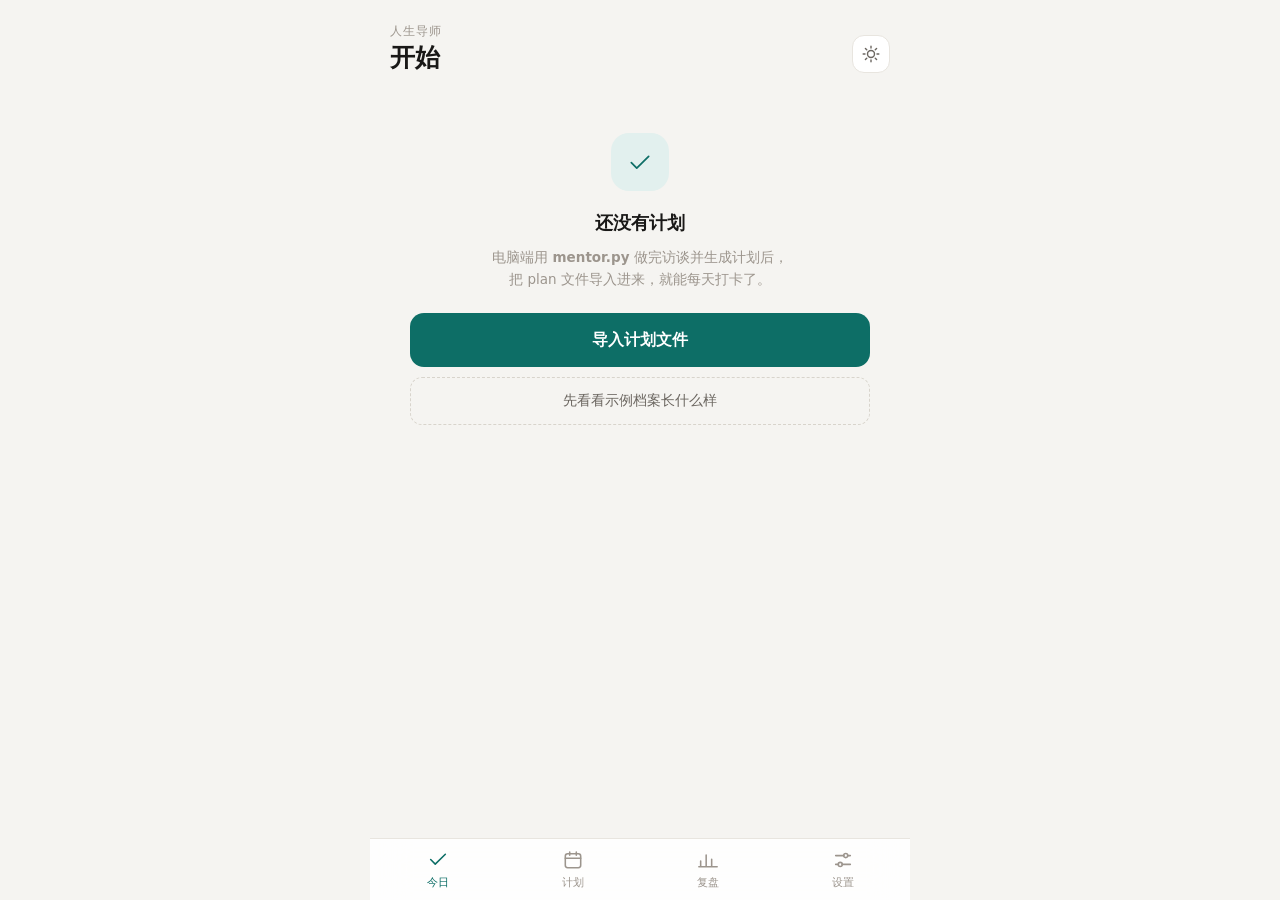
<file: app/index.html>
<!DOCTYPE html>
<html lang="zh-CN">
<head>
<meta charset="utf-8">
<meta name="viewport" content="width=device-width, initial-scale=1, viewport-fit=cover">
<meta name="theme-color" content="#F5F4F1" media="(prefers-color-scheme: light)">
<meta name="theme-color" content="#121110" media="(prefers-color-scheme: dark)">
<meta name="apple-mobile-web-app-capable" content="yes">
<meta name="apple-mobile-web-app-status-bar-style" content="default">
<meta name="apple-mobile-web-app-title" content="导师">
<meta name="description" content="人生导师模拟器的每日打卡端：计划、打卡、复盘，数据只存在你自己的设备上。">
<title>人生导师 · 每日打卡</title>
<link rel="manifest" href="./manifest.webmanifest">
<link rel="apple-touch-icon" href="./icons/icon-192.png">
<link rel="icon" href="./icons/icon-192.png">
<link rel="stylesheet" href="./css/style.css">
</head>
<body>

<div class="shell">
  <header class="topbar">
    <div class="topbar-text">
      <p class="eyebrow" id="topEyebrow">人生导师</p>
      <h1 class="topbar-title" id="topTitle">今天</h1>
    </div>
    <button class="ghost-btn" id="btnTheme" type="button" aria-label="切换主题">
      <svg viewBox="0 0 24 24" width="20" height="20" fill="none" stroke="currentColor" stroke-width="1.7" stroke-linecap="round">
        <circle cx="12" cy="12" r="4.2"></circle>
        <path d="M12 2.6v2.2M12 19.2v2.2M2.6 12h2.2M19.2 12h2.2M5.3 5.3l1.6 1.6M17.1 17.1l1.6 1.6M18.7 5.3l-1.6 1.6M6.9 17.1l-1.6 1.6"></path>
      </svg>
    </button>
  </header>

  <main id="main">
    <section class="view" id="view-today" data-view="today"></section>
    <section class="view" id="view-plan" data-view="plan" hidden></section>
    <section class="view" id="view-review" data-view="review" hidden></section>
    <section class="view" id="view-settings" data-view="settings" hidden></section>
  </main>

  <nav class="tabbar" id="tabbar">
    <button class="tab is-active" type="button" data-tab="today">
      <svg viewBox="0 0 24 24" width="22" height="22" fill="none" stroke="currentColor" stroke-width="1.7" stroke-linecap="round" stroke-linejoin="round">
        <path d="M4 12.6l5 5L20 6.8"></path>
      </svg>
      <span>今日</span>
    </button>
    <button class="tab" type="button" data-tab="plan">
      <svg viewBox="0 0 24 24" width="22" height="22" fill="none" stroke="currentColor" stroke-width="1.7" stroke-linecap="round" stroke-linejoin="round">
        <rect x="3.6" y="5.2" width="16.8" height="15.2" rx="2.6"></rect>
        <path d="M3.6 10h16.8M8.4 3.4v3.4M15.6 3.4v3.4"></path>
      </svg>
      <span>计划</span>
    </button>
    <button class="tab" type="button" data-tab="review">
      <svg viewBox="0 0 24 24" width="22" height="22" fill="none" stroke="currentColor" stroke-width="1.7" stroke-linecap="round" stroke-linejoin="round">
        <path d="M4 19.4V13M10 19.4V6.6M16 19.4v-8.2M22 19.4H2"></path>
      </svg>
      <span>复盘</span>
    </button>
    <button class="tab" type="button" data-tab="settings">
      <svg viewBox="0 0 24 24" width="22" height="22" fill="none" stroke="currentColor" stroke-width="1.7" stroke-linecap="round" stroke-linejoin="round">
        <path d="M4 7.2h9M17 7.2h3M4 16.8h3M11 16.8h9"></path>
        <circle cx="15" cy="7.2" r="2.2"></circle>
        <circle cx="9" cy="16.8" r="2.2"></circle>
      </svg>
      <span>设置</span>
    </button>
  </nav>
</div>

<input type="file" id="filePlan" accept=".json,application/json" hidden>
<input type="file" id="fileLogs" accept=".jsonl,.json,application/json,text/plain" hidden>
<input type="file" id="fileBundle" accept=".json,application/json" hidden>
<input type="file" id="fileEvidence" accept="image/*" multiple hidden>

<div class="toast" id="toast" role="status" aria-live="polite"></div>

<script src="./js/core/cal.js"></script>
<script src="./js/core/stats.js"></script>
<script src="./js/core/motivation.js"></script>
<script src="./js/core/store.js"></script>
<script src="./js/app.js"></script>
</body>
</html>
</file>
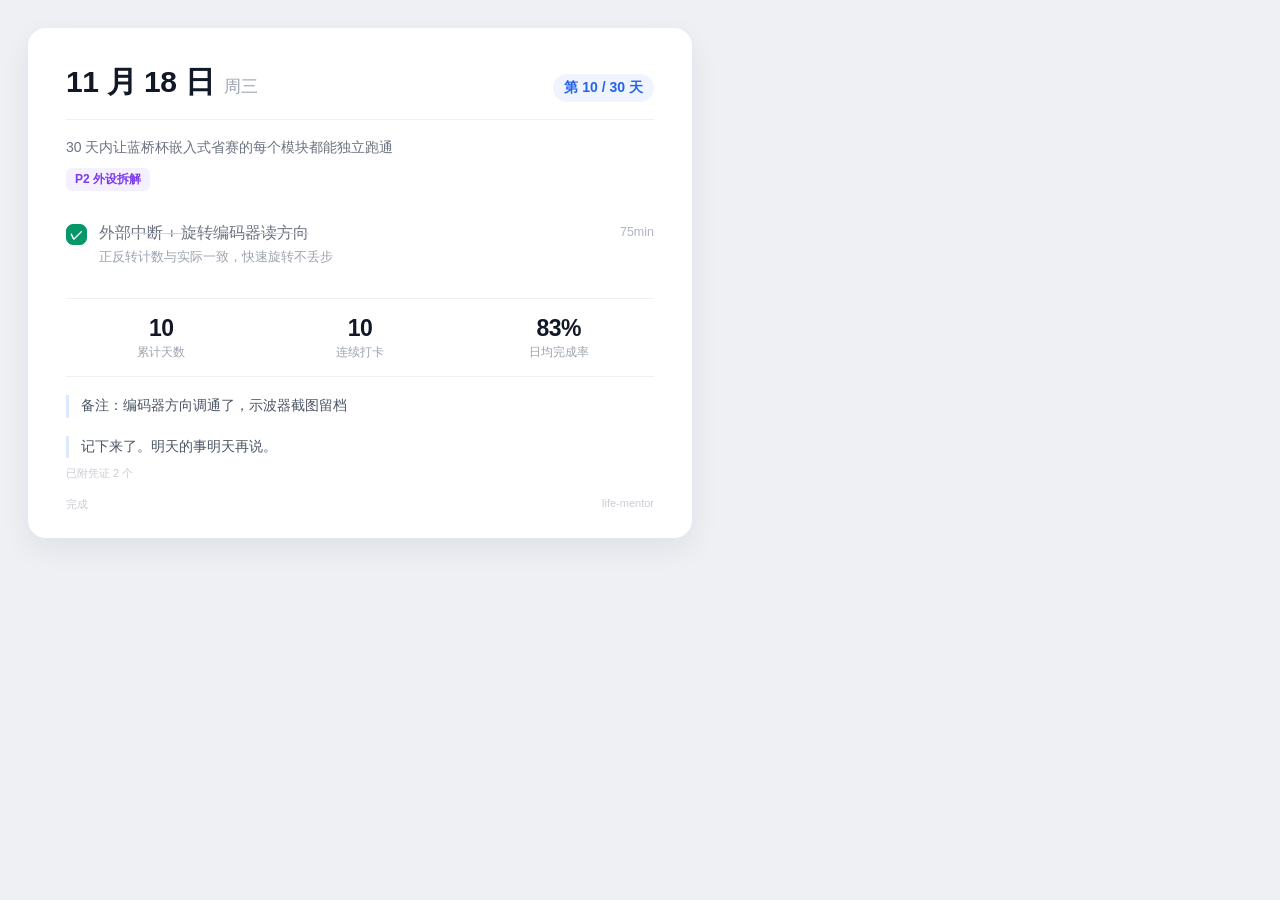
<file: examples/demo-user/.mentor/exports/card.html>
<!DOCTYPE html>
<html lang="zh-CN"><head><meta charset="utf-8">
<title>2026-11-18 打卡</title><style>
*{margin:0;padding:0;box-sizing:border-box}
body{width:720px;background:#eef0f4;padding:28px;
     font-family:-apple-system,BlinkMacSystemFont,"PingFang SC","Microsoft YaHei",sans-serif;
     -webkit-font-smoothing:antialiased}
.card{background:#fff;border-radius:18px;padding:34px 38px 26px;
      box-shadow:0 10px 30px rgba(17,24,39,.07)}
.top{display:flex;align-items:baseline;justify-content:space-between;
     padding-bottom:16px;border-bottom:1px solid #eef0f4}
.date{font-size:30px;font-weight:700;color:#111827;letter-spacing:-.4px}
.date .wd{font-size:17px;font-weight:500;color:#9ca3af;margin-left:10px}
.idx{font-size:14px;font-weight:600;color:#2563eb;background:#eff4ff;
     padding:5px 11px;border-radius:20px}
.goal{font-size:14px;color:#6b7280;line-height:1.6;margin-top:16px}
.phase{display:inline-block;font-size:12px;color:#7c3aed;background:#f5f0ff;
       padding:3px 9px;border-radius:6px;margin-top:10px;font-weight:600}
.tasks{list-style:none;margin:20px 0 4px}
.tasks li{display:flex;align-items:flex-start;gap:12px;padding:11px 0;
          border-bottom:1px dashed #f0f1f4}
.tasks li:last-child{border-bottom:none}
.box{width:21px;height:21px;border-radius:7px;flex-shrink:0;margin-top:2px;
     display:flex;align-items:center;justify-content:center;
     font-size:13px;font-weight:700;border:1.5px solid #d8dbe2;color:transparent}
li.done .box{background:#059669;border-color:#059669;color:#fff}
li.part .box{background:#f59e0b;border-color:#f59e0b;color:#fff}
.t{font-size:15.5px;color:#111827;line-height:1.45;font-weight:500}
li.done .t{color:#6b7280;text-decoration:line-through;text-decoration-color:#cbd5e1}
.v{font-size:12.5px;color:#9ca3af;margin-top:3px;line-height:1.5}
.m{font-size:12.5px;color:#b0b5bf;flex-shrink:0;margin-top:3px;font-variant-numeric:tabular-nums}
.stats{display:flex;gap:8px;margin-top:20px;padding:16px 0;
       border-top:1px solid #eef0f4;border-bottom:1px solid #eef0f4}
.stats div{flex:1;text-align:center}
.stats b{display:block;font-size:23px;font-weight:700;color:#111827;
         font-variant-numeric:tabular-nums;letter-spacing:-.5px}
.stats span{font-size:11.5px;color:#9ca3af;display:block;margin-top:3px}
.quote{margin-top:18px;font-size:13.5px;color:#4b5563;line-height:1.7;
       padding-left:12px;border-left:3px solid #dbeafe}
.foot{margin-top:16px;display:flex;justify-content:space-between;
      font-size:11px;color:#c9ccd4}
</style></head>
<body><div class="card">
<div class="top">
  <div class="date">11 月 18 日<span class="wd">周三</span></div>
  <div class="idx">第 10 / 30 天</div>
</div>
<div class="goal">30 天内让蓝桥杯嵌入式省赛的每个模块都能独立跑通</div>
<div class="phase">P2 外设拆解</div>
<ul class="tasks"><li class="done"><span class="box">✓</span><div style="flex:1"><div class="t">外部中断 + 旋转编码器读方向</div><div class="v">正反转计数与实际一致，快速旋转不丢步</div></div><span class="m">75min</span></li></ul>
<div class="stats">
  <div><b>10</b><span>累计天数</span></div>
  <div><b>10</b><span>连续打卡</span></div>
  <div><b>83%</b><span>日均完成率</span></div>
</div>
<div class="quote">备注：编码器方向调通了，示波器截图留档</div><div class="quote">记下来了。明天的事明天再说。</div><div class="foot" style="margin-top:8px">已附凭证 2 个</div>
<div class="foot"><span>完成</span><span>life-mentor</span></div>
</div></body></html>
</file>
<file: app/css/style.css>
/* 人生导师 · 打卡端
   设计取向：中性暖灰底 + 深青主色，靠留白和细线分层，不靠重阴影。
   深浅色跟随系统，也可手动切换。 */

:root {
  --bg: #f5f4f1;
  --surface: #ffffff;
  --surface-2: #faf9f6;
  --surface-3: #f0eeea;
  --text: #191817;
  --text-2: #6b6660;
  --text-3: #9c958d;
  --line: #e8e5df;
  --line-strong: #d8d4cc;
  --brand: #0d6e66;
  --brand-ink: #ffffff;
  --brand-soft: #e2f0ee;
  --ok: #2f7d4f;
  --ok-soft: #e4f2e8;
  --warn: #a9761b;
  --warn-soft: #f8eed8;
  --danger: #b4453a;
  --danger-soft: #f8e6e3;
  --muted-soft: #eceae5;
  --shadow: 0 1px 2px rgba(25, 24, 23, .04), 0 8px 24px -12px rgba(25, 24, 23, .12);
  --radius: 18px;
  --radius-sm: 12px;
  --tab-h: 62px;
}

@media (prefers-color-scheme: dark) {
  :root:not([data-theme="light"]) {
    --bg: #121110;
    --surface: #1c1b19;
    --surface-2: #232120;
    --surface-3: #2a2725;
    --text: #f0ede7;
    --text-2: #a9a39b;
    --text-3: #7a746c;
    --line: #2e2b28;
    --line-strong: #3b3733;
    --brand: #4fd1c5;
    --brand-ink: #10201e;
    --brand-soft: #16302d;
    --ok: #6cc48a;
    --ok-soft: #1b3225;
    --warn: #d9a441;
    --warn-soft: #33280f;
    --danger: #e08578;
    --danger-soft: #351f1c;
    --muted-soft: #2a2725;
    --shadow: 0 1px 2px rgba(0, 0, 0, .3), 0 8px 24px -12px rgba(0, 0, 0, .5);
  }
}

:root[data-theme="dark"] {
  --bg: #121110;
  --surface: #1c1b19;
  --surface-2: #232120;
  --surface-3: #2a2725;
  --text: #f0ede7;
  --text-2: #a9a39b;
  --text-3: #7a746c;
  --line: #2e2b28;
  --line-strong: #3b3733;
  --brand: #4fd1c5;
  --brand-ink: #10201e;
  --brand-soft: #16302d;
  --ok: #6cc48a;
  --ok-soft: #1b3225;
  --warn: #d9a441;
  --warn-soft: #33280f;
  --danger: #e08578;
  --danger-soft: #351f1c;
  --muted-soft: #2a2725;
  --shadow: 0 1px 2px rgba(0, 0, 0, .3), 0 8px 24px -12px rgba(0, 0, 0, .5);
}

* { box-sizing: border-box; -webkit-tap-highlight-color: transparent; }

html, body {
  margin: 0;
  padding: 0;
  background: var(--bg);
  color: var(--text);
}

body {
  font-family: -apple-system, BlinkMacSystemFont, "PingFang SC", "Hiragino Sans GB",
    "Microsoft YaHei", "Source Han Sans SC", "Noto Sans CJK SC", system-ui, sans-serif;
  font-size: 15px;
  line-height: 1.6;
  -webkit-font-smoothing: antialiased;
  text-rendering: optimizeLegibility;
}

h1, h2, h3, h4, p { margin: 0; }
button { font: inherit; color: inherit; }

.shell {
  max-width: 540px;
  margin: 0 auto;
  min-height: 100dvh;
  display: flex;
  flex-direction: column;
  background: var(--bg);
  position: relative;
}

/* ---------------- 顶栏 ---------------- */
.topbar {
  display: flex;
  align-items: flex-end;
  justify-content: space-between;
  gap: 12px;
  padding: calc(env(safe-area-inset-top, 0px) + 22px) 20px 10px;
}

.eyebrow {
  font-size: 12px;
  letter-spacing: .09em;
  text-transform: uppercase;
  color: var(--text-3);
  font-weight: 500;
  margin-bottom: 2px;
}

.topbar-title {
  font-size: 25px;
  font-weight: 650;
  letter-spacing: -.02em;
  line-height: 1.2;
}

.ghost-btn {
  width: 38px;
  height: 38px;
  display: grid;
  place-items: center;
  border: 1px solid var(--line);
  background: var(--surface);
  border-radius: 12px;
  color: var(--text-2);
  cursor: pointer;
  transition: .18s;
  flex: none;
}
.ghost-btn:active { transform: scale(.94); }

main {
  flex: 1;
  padding: 6px 16px calc(var(--tab-h) + env(safe-area-inset-bottom, 0px) + 28px);
  overflow-y: auto;
  -webkit-overflow-scrolling: touch;
}

.view[hidden] { display: none; }
.view { animation: fade .28s ease both; }

@keyframes fade {
  from { opacity: 0; transform: translateY(6px); }
  to { opacity: 1; transform: none; }
}

/* ---------------- 通用卡片 ---------------- */
.card {
  background: var(--surface);
  border: 1px solid var(--line);
  border-radius: var(--radius);
  padding: 18px;
  margin-bottom: 12px;
  box-shadow: var(--shadow);
}

.card-flat {
  box-shadow: none;
  background: var(--surface-2);
}

.card-head {
  display: flex;
  align-items: baseline;
  justify-content: space-between;
  gap: 10px;
  margin-bottom: 14px;
}

.card-title {
  font-size: 13px;
  font-weight: 600;
  letter-spacing: .04em;
  color: var(--text-3);
  text-transform: uppercase;
}

.card-note { font-size: 12.5px; color: var(--text-3); }

.section-gap { margin-top: 22px; }

/* ---------------- 今日主卡 ---------------- */
.hero {
  background: var(--surface);
  border: 1px solid var(--line);
  border-radius: var(--radius);
  padding: 20px;
  box-shadow: var(--shadow);
  margin-bottom: 12px;
  position: relative;
  overflow: hidden;
}

.hero-top {
  display: flex;
  align-items: flex-start;
  justify-content: space-between;
  gap: 14px;
}

.hero-date {
  font-size: 13px;
  color: var(--text-3);
  letter-spacing: .02em;
  margin-bottom: 4px;
}

.hero-day {
  font-size: 30px;
  font-weight: 650;
  letter-spacing: -.03em;
  line-height: 1.15;
}
.hero-day small {
  font-size: 14px;
  font-weight: 500;
  color: var(--text-3);
  letter-spacing: 0;
  margin-left: 4px;
}

.hero-phase {
  display: inline-flex;
  align-items: center;
  gap: 6px;
  margin-top: 10px;
  padding: 4px 10px;
  background: var(--brand-soft);
  color: var(--brand);
  border-radius: 999px;
  font-size: 12px;
  font-weight: 550;
}

.ring {
  --p: 0;
  width: 68px;
  height: 68px;
  border-radius: 50%;
  flex: none;
  display: grid;
  place-items: center;
  background: conic-gradient(var(--brand) calc(var(--p) * 1%), var(--surface-3) 0);
  position: relative;
}
.ring::before {
  content: "";
  position: absolute;
  inset: 6px;
  border-radius: 50%;
  background: var(--surface);
}
.ring-val {
  position: relative;
  font-size: 15px;
  font-weight: 650;
  letter-spacing: -.02em;
}
.ring-val span { font-size: 10px; color: var(--text-3); font-weight: 500; }

.hero-meta {
  display: flex;
  gap: 8px;
  margin-top: 16px;
  padding-top: 14px;
  border-top: 1px solid var(--line);
}

.meta-item { flex: 1; }
.meta-item b {
  display: block;
  font-size: 17px;
  font-weight: 650;
  letter-spacing: -.02em;
}
.meta-item span {
  font-size: 11.5px;
  color: var(--text-3);
}

/* ---------------- 任务项 ---------------- */
.task {
  display: flex;
  gap: 12px;
  padding: 14px 0;
  border-bottom: 1px solid var(--line);
  cursor: pointer;
  user-select: none;
  transition: opacity .18s;
}
.task:last-child { border-bottom: 0; padding-bottom: 2px; }
.task:first-child { padding-top: 2px; }

.check {
  width: 22px;
  height: 22px;
  flex: none;
  margin-top: 2px;
  border-radius: 7px;
  border: 1.6px solid var(--line-strong);
  display: grid;
  place-items: center;
  transition: .18s;
  background: var(--surface);
}
.check svg { opacity: 0; transform: scale(.6); transition: .18s; }
.task.is-done .check {
  background: var(--brand);
  border-color: var(--brand);
}
.task.is-done .check svg { opacity: 1; transform: none; }
.task.is-done .task-title { color: var(--text-3); text-decoration: line-through; text-decoration-color: var(--line-strong); }
.task.is-done { opacity: .72; }

.task-body { flex: 1; min-width: 0; }
.task-title {
  font-size: 15px;
  font-weight: 520;
  line-height: 1.45;
  word-break: break-word;
}
.task-sub {
  display: flex;
  flex-wrap: wrap;
  gap: 8px;
  margin-top: 5px;
  font-size: 12.5px;
  color: var(--text-3);
}
.task-verify {
  margin-top: 6px;
  font-size: 12.5px;
  color: var(--text-2);
  background: var(--surface-2);
  border-left: 2px solid var(--brand);
  padding: 6px 10px;
  border-radius: 0 8px 8px 0;
  line-height: 1.5;
}
.task-verify b { color: var(--text-3); font-weight: 500; }

.tag {
  display: inline-flex;
  align-items: center;
  padding: 1px 8px;
  border-radius: 999px;
  font-size: 11.5px;
  background: var(--surface-3);
  color: var(--text-2);
}
.tag-ok { background: var(--ok-soft); color: var(--ok); }
.tag-warn { background: var(--warn-soft); color: var(--warn); }
.tag-danger { background: var(--danger-soft); color: var(--danger); }
.tag-brand { background: var(--brand-soft); color: var(--brand); }

/* ---------------- 打卡区 ---------------- */
.status-grid {
  display: grid;
  grid-template-columns: 1fr 1fr;
  gap: 8px;
  margin-bottom: 14px;
}

.status-btn {
  display: flex;
  align-items: center;
  gap: 9px;
  padding: 12px 13px;
  border-radius: var(--radius-sm);
  border: 1px solid var(--line);
  background: var(--surface);
  cursor: pointer;
  transition: .16s;
  text-align: left;
}
.status-btn:active { transform: scale(.98); }
.status-btn .dot {
  width: 9px; height: 9px; border-radius: 50%; flex: none;
  background: var(--text-3);
}
.status-btn .lbl { font-size: 14px; font-weight: 520; }
.status-btn .hint { font-size: 11px; color: var(--text-3); display: block; line-height: 1.3; }

.status-btn[data-s="done"] .dot { background: var(--ok); }
.status-btn[data-s="partial"] .dot { background: var(--warn); }
.status-btn[data-s="skip"] .dot { background: var(--text-3); }
.status-btn[data-s="blocked"] .dot { background: var(--danger); }

.status-btn.is-on { border-color: var(--brand); background: var(--brand-soft); }
.status-btn.is-on .lbl { color: var(--brand); }

.field { margin-bottom: 14px; }
.field-label {
  display: block;
  font-size: 12px;
  font-weight: 600;
  color: var(--text-3);
  letter-spacing: .05em;
  text-transform: uppercase;
  margin-bottom: 7px;
}

textarea, input[type="text"] {
  width: 100%;
  border: 1px solid var(--line);
  background: var(--surface-2);
  color: var(--text);
  border-radius: var(--radius-sm);
  padding: 11px 13px;
  font: inherit;
  font-size: 14px;
  resize: vertical;
  outline: none;
  transition: .16s;
}
textarea:focus, input[type="text"]:focus {
  border-color: var(--brand);
  background: var(--surface);
}
textarea::placeholder, input::placeholder { color: var(--text-3); }

.moods { display: flex; gap: 7px; }
.mood {
  flex: 1;
  height: 38px;
  border-radius: 10px;
  border: 1px solid var(--line);
  background: var(--surface-2);
  cursor: pointer;
  font-size: 13px;
  font-weight: 550;
  color: var(--text-3);
  transition: .16s;
}
.mood.is-on { background: var(--brand); border-color: var(--brand); color: var(--brand-ink); }

.primary-btn {
  width: 100%;
  padding: 15px;
  border: 0;
  border-radius: 14px;
  background: var(--brand);
  color: var(--brand-ink);
  font-size: 15.5px;
  font-weight: 600;
  letter-spacing: .01em;
  cursor: pointer;
  transition: .16s;
}
.primary-btn:active { transform: scale(.985); opacity: .92; }
.primary-btn:disabled { opacity: .45; cursor: default; }

.ghost-line {
  width: 100%;
  padding: 12px;
  border: 1px dashed var(--line-strong);
  border-radius: 12px;
  background: transparent;
  color: var(--text-2);
  font-size: 13.5px;
  cursor: pointer;
}

.evidence-row {
  display: flex;
  flex-wrap: wrap;
  gap: 8px;
  margin-top: 10px;
}
.evidence-thumb {
  width: 56px; height: 56px;
  border-radius: 10px;
  object-fit: cover;
  border: 1px solid var(--line);
  background: var(--surface-3);
}
.evidence-file {
  display: inline-flex;
  align-items: center;
  gap: 6px;
  padding: 6px 10px;
  border-radius: 9px;
  background: var(--surface-2);
  border: 1px solid var(--line);
  font-size: 12px;
  color: var(--text-2);
  max-width: 100%;
  overflow: hidden;
}
.evidence-file span { overflow: hidden; text-overflow: ellipsis; white-space: nowrap; }

/* ---------------- 语录 ---------------- */
.quote {
  border-radius: var(--radius);
  padding: 18px 18px 18px 20px;
  background: var(--brand-soft);
  color: var(--brand);
  font-size: 14.5px;
  line-height: 1.65;
  margin-bottom: 12px;
  position: relative;
  border: 1px solid transparent;
}
.quote::before {
  content: "";
  position: absolute;
  left: 0; top: 16px; bottom: 16px;
  width: 2.5px;
  border-radius: 2px;
  background: var(--brand);
  opacity: .55;
}
@media (prefers-color-scheme: dark) {
  :root:not([data-theme="light"]) .quote { color: var(--text); }
}
:root[data-theme="dark"] .quote { color: var(--text); }

/* ---------------- 热力图 ---------------- */
.heat {
  display: grid;
  grid-template-columns: repeat(7, 1fr);
  gap: 5px;
}
.heat-cell {
  aspect-ratio: 1;
  border-radius: 7px;
  background: var(--surface-3);
  display: grid;
  place-items: center;
  font-size: 10px;
  color: var(--text-3);
  position: relative;
}
.heat-cell.is-done { background: var(--ok); color: #fff; }
.heat-cell.is-partial { background: var(--warn); color: #fff; }
.heat-cell.is-skip { background: var(--muted-soft); color: var(--text-3); }
.heat-cell.is-blocked { background: var(--danger); color: #fff; }
.heat-cell.is-today { outline: 2px solid var(--brand); outline-offset: 1.5px; }
.heat-cell.is-buffer { background: var(--surface-2); border: 1px dashed var(--line-strong); }

.heat-legend {
  display: flex;
  gap: 12px;
  margin-top: 12px;
  font-size: 11.5px;
  color: var(--text-3);
  flex-wrap: wrap;
}
.heat-legend i {
  width: 9px; height: 9px; border-radius: 3px; display: inline-block; margin-right: 4px;
}

/* ---------------- 统计条 ---------------- */
.bars { display: grid; gap: 13px; }
.bar-row { display: grid; gap: 6px; }
.bar-top {
  display: flex;
  justify-content: space-between;
  font-size: 13px;
  align-items: baseline;
}
.bar-top b { font-weight: 600; font-variant-numeric: tabular-nums; }
.bar-track {
  height: 7px;
  border-radius: 999px;
  background: var(--surface-3);
  overflow: hidden;
}
.bar-fill {
  height: 100%;
  border-radius: 999px;
  background: var(--brand);
  transition: width .5s cubic-bezier(.3, .8, .3, 1);
}
.bar-fill.is-warn { background: var(--warn); }
.bar-fill.is-danger { background: var(--danger); }
.bar-fill.is-ok { background: var(--ok); }

/* ---------------- 列表行 ---------------- */
.row {
  display: flex;
  align-items: center;
  gap: 12px;
  padding: 13px 0;
  border-bottom: 1px solid var(--line);
}
.row:last-child { border-bottom: 0; padding-bottom: 0; }
.row:first-child { padding-top: 0; }
.row-main { flex: 1; min-width: 0; }
.row-title { font-size: 14.5px; font-weight: 520; }
.row-sub { font-size: 12.5px; color: var(--text-3); margin-top: 2px; }
.row-date {
  font-size: 12px;
  color: var(--text-3);
  font-variant-numeric: tabular-nums;
  flex: none;
  letter-spacing: .02em;
}

/* ---------------- 设置项 ---------------- */
.setting {
  display: flex;
  align-items: center;
  justify-content: space-between;
  gap: 12px;
  padding: 14px 0;
  border-bottom: 1px solid var(--line);
}
.setting:last-child { border-bottom: 0; }
.setting-main { flex: 1; min-width: 0; }
.setting-title { font-size: 14.5px; font-weight: 520; }
.setting-desc { font-size: 12.5px; color: var(--text-3); margin-top: 2px; line-height: 1.45; }

.seg {
  display: inline-flex;
  background: var(--surface-3);
  border-radius: 10px;
  padding: 3px;
  gap: 2px;
  flex: none;
}
.seg button {
  border: 0;
  background: transparent;
  padding: 6px 11px;
  border-radius: 8px;
  font-size: 12.5px;
  font-weight: 520;
  color: var(--text-2);
  cursor: pointer;
  transition: .16s;
}
.seg button.is-on {
  background: var(--surface);
  color: var(--text);
  box-shadow: 0 1px 3px rgba(0, 0, 0, .1);
}

.link-btn {
  border: 0;
  background: transparent;
  color: var(--brand);
  font-size: 14px;
  font-weight: 550;
  cursor: pointer;
  padding: 4px 0;
}

.hint-box {
  font-size: 12.5px;
  color: var(--text-3);
  line-height: 1.6;
  background: var(--surface-2);
  border-radius: var(--radius-sm);
  padding: 12px 14px;
  margin-top: 12px;
}
.hint-box b { color: var(--text-2); font-weight: 600; }

/* ---------------- 空状态 ---------------- */
.empty {
  text-align: center;
  padding: 44px 24px;
}
.empty-icon {
  width: 58px; height: 58px;
  margin: 0 auto 18px;
  border-radius: 18px;
  display: grid;
  place-items: center;
  background: var(--brand-soft);
  color: var(--brand);
}
.empty h2 { font-size: 18px; font-weight: 600; margin-bottom: 8px; }
.empty p { font-size: 13.5px; color: var(--text-3); line-height: 1.65; margin-bottom: 22px; }
.empty .primary-btn { margin-bottom: 10px; }

/* ---------------- 底部导航 ---------------- */
.tabbar {
  position: fixed;
  bottom: 0;
  left: 0;
  right: 0;
  max-width: 540px;
  margin: 0 auto;
  height: calc(var(--tab-h) + env(safe-area-inset-bottom, 0px));
  padding-bottom: env(safe-area-inset-bottom, 0px);
  display: grid;
  grid-template-columns: repeat(4, 1fr);
  background: color-mix(in srgb, var(--surface) 88%, transparent);
  backdrop-filter: saturate(180%) blur(18px);
  -webkit-backdrop-filter: saturate(180%) blur(18px);
  border-top: 1px solid var(--line);
  z-index: 40;
}

.tab {
  border: 0;
  background: transparent;
  display: flex;
  flex-direction: column;
  align-items: center;
  justify-content: center;
  gap: 3px;
  color: var(--text-3);
  font-size: 10.5px;
  font-weight: 500;
  cursor: pointer;
  transition: color .16s;
  padding: 0;
}
.tab.is-active { color: var(--brand); }
.tab svg { transition: transform .2s; }
.tab.is-active svg { transform: translateY(-1px); }

/* ---------------- Toast ---------------- */
.toast {
  position: fixed;
  left: 50%;
  bottom: calc(var(--tab-h) + env(safe-area-inset-bottom, 0px) + 18px);
  transform: translate(-50%, 12px);
  background: var(--text);
  color: var(--bg);
  padding: 10px 18px;
  border-radius: 999px;
  font-size: 13.5px;
  font-weight: 500;
  opacity: 0;
  pointer-events: none;
  transition: .25s cubic-bezier(.3, .8, .3, 1);
  z-index: 90;
  max-width: 88vw;
  text-align: center;
}
.toast.is-on { opacity: 1; transform: translate(-50%, 0); }

/* ---------------- 待补 ---------------- */
.carry-item {
  display: flex;
  gap: 10px;
  align-items: flex-start;
  padding: 11px 0;
  border-bottom: 1px solid var(--line);
}
.carry-item:last-child { border-bottom: 0; padding-bottom: 0; }
.carry-bar {
  width: 3px;
  border-radius: 2px;
  background: var(--warn);
  align-self: stretch;
  flex: none;
}
.carry-body { flex: 1; min-width: 0; }
.carry-title { font-size: 14px; font-weight: 520; }
.carry-meta {
  font-size: 11.5px;
  color: var(--text-3);
  margin-top: 3px;
  display: flex;
  gap: 8px;
  flex-wrap: wrap;
}

.day-group { margin-bottom: 20px; }
.day-group:last-child { margin-bottom: 0; }
.day-head {
  display: flex;
  align-items: baseline;
  gap: 8px;
  margin-bottom: 8px;
}
.day-head b { font-size: 13.5px; font-weight: 600; }
.day-head span { font-size: 11.5px; color: var(--text-3); }

.mono { font-variant-numeric: tabular-nums; }
.hr { height: 1px; background: var(--line); margin: 18px 0; }
</file>
